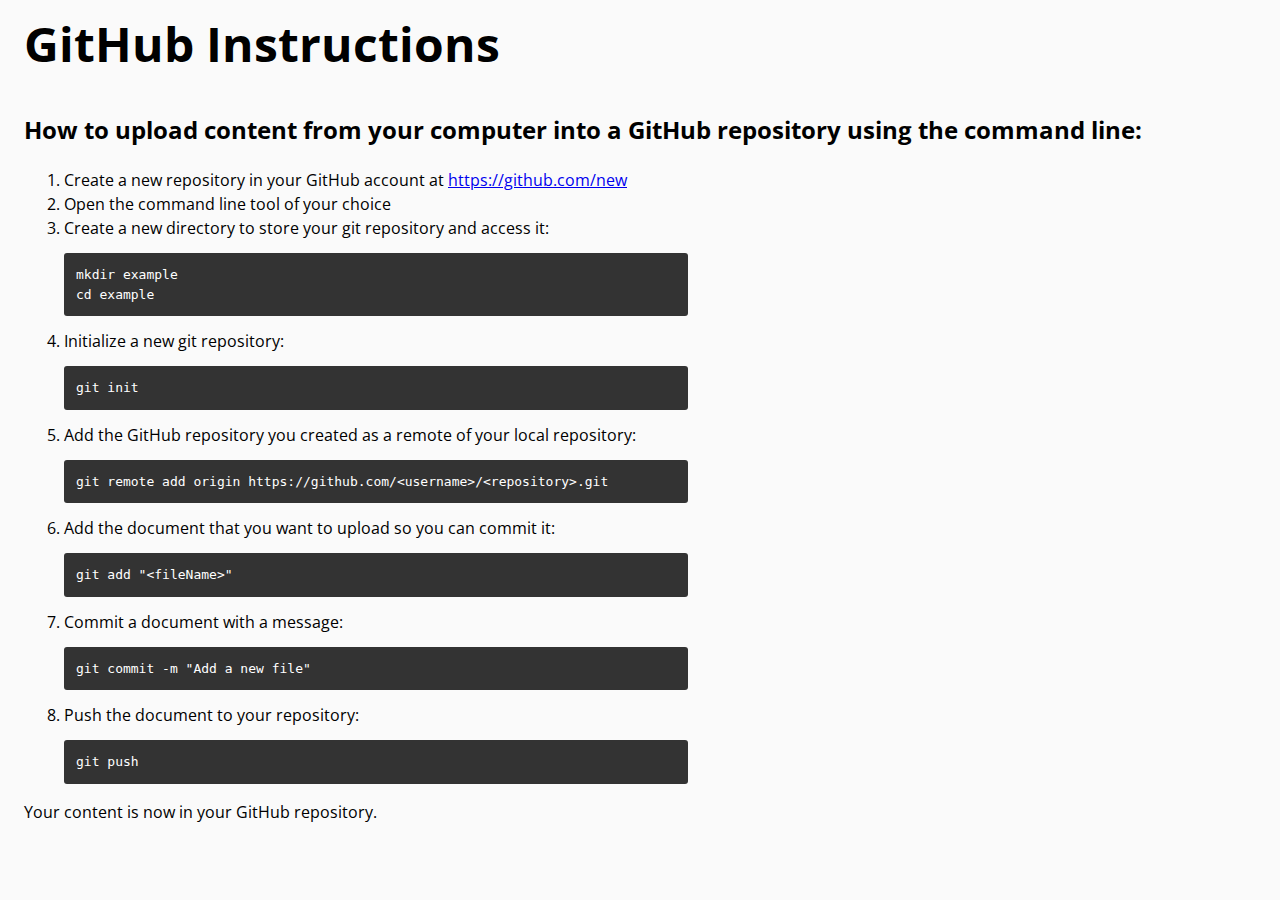
<file: index.html>
</!DOCTYPE html>
<html>
<title>GitHub Instructions</title>
<head>
	<title>Instructions to upload a document to GitHub</title>
	<link href="assets/style.css" rel="stylesheet" type="text/css">
	<link href='https://fonts.googleapis.com/css?family=Open+Sans' rel='stylesheet' type='text/css'>

</head>
<body>
	<div class="container">
		<h1>GitHub Instructions</h1>
		<h2>How to upload content from your computer into a GitHub repository using the command line:</h2>
		<ol>
			<li>Create a new repository in your GitHub account at <a href="https://github.com/new">https://github.com/new</a></li>
			<li>Open the command line tool of your choice</li>
			<li>Create a new directory to store your git repository and access it: 
				<pre>
mkdir example 
cd example</pre></li>
			<li>Initialize a new git repository: <pre>git init</pre></li>
			<li>Add the GitHub repository you created as a remote of your local repository: <pre>git remote add origin https://github.com/&lt;username&gt;/&lt;repository&gt;.git</pre></li>
			<li>Add the document that you want to upload so you can commit it:<pre>git add "&lt;fileName&gt;"</pre></li>
			<li>Commit a document with a message:<pre>git commit -m "Add a new file"</pre></li>
			<li>Push the document to your repository:<pre>git push</pre></li>
		</ol>
		<p>Your content is now in your GitHub repository.</p>
	</div>

</body>
</html>
</file>
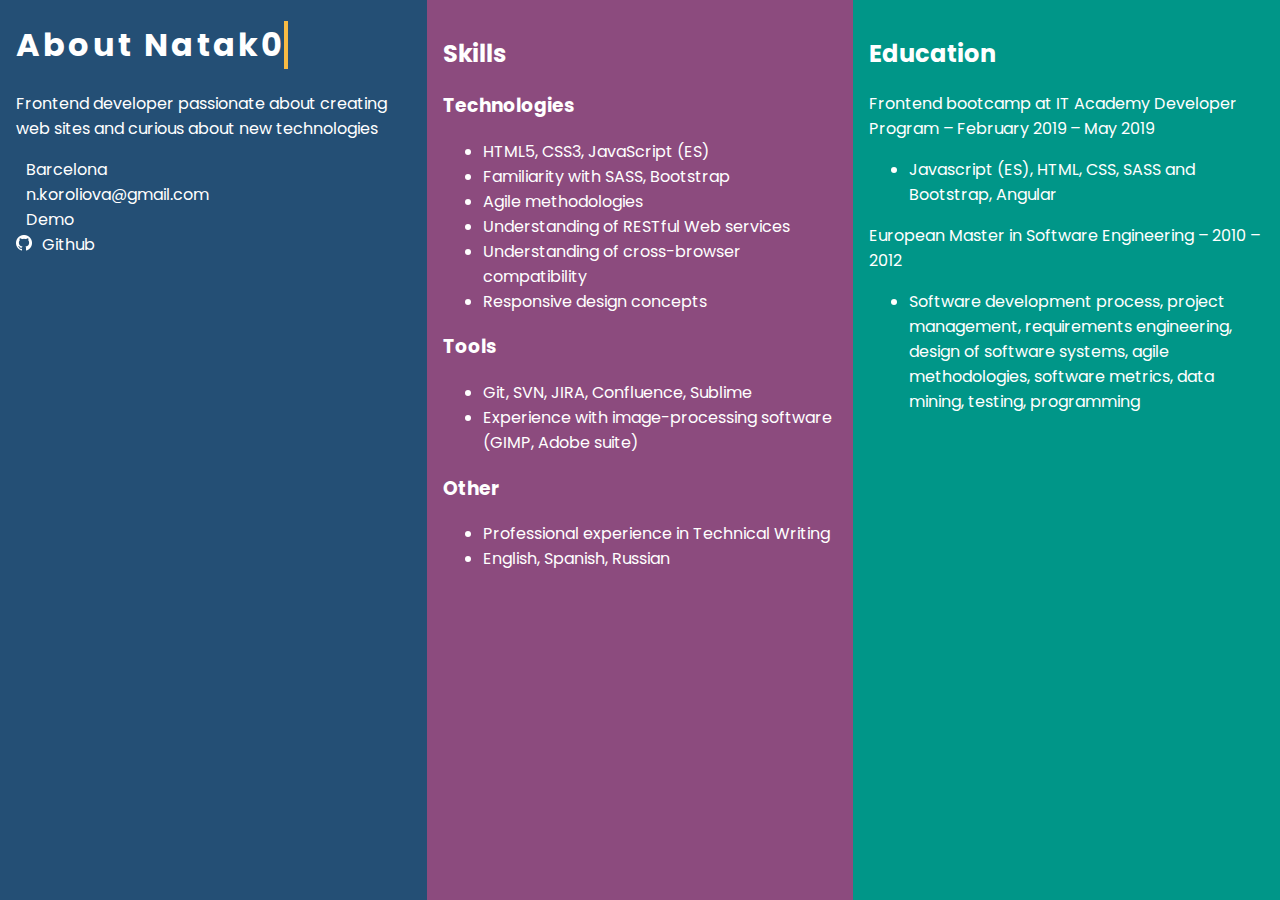
<file: about-cv/index.html>
<!DOCTYPE html>
<html>
<head>
<meta charset="utf-8">
	<title>You Are Welcome</title>
	<meta name="viewport" content="width=device-width, initial-scale=1", shrink-to-fit="no">
	<link rel="stylesheet" href="style.css">
	<link href="https://fonts.googleapis.com/css?family=Poppins|Rubik|Rubik+Mono+One" rel="stylesheet">
	<link rel="stylesheet" href="https://use.fontawesome.com/releases/v5.8.2/css/all.css" integrity="sha384-oS3vJWv+0UjzBfQzYUhtDYW+Pj2yciDJxpsK1OYPAYjqT085Qq/1cq5FLXAZQ7Ay" crossorigin="anonymous">
	<meta author="natak0">
	<meta name="keywords" content="css, colors, layout, frontend, resume, cv">
	<meta name="description" content="frontend resume">
	

</head>
<body>
<div class="stripe-container">
		<div class="stripe">
			<div class="typewriter">
				<h1>About Natak0</h1>			
			</div>
			<p>Frontend developer passionate about creating web sites and curious about new technologies</p>
			<div class="block-about">
				<a href="#" class="icon"><i class="fas fa-globe-europe"></i><span> Barcelona</span></a>
				<a href="mailto:n.koroliova@gmail.com" class="icon"><i class="far fa-envelope"></i> <span>n.koroliova@gmail.com</span></a>
				<a href="https://natak0.github.io/ghibli-movies/" class="icon"><i class="fas fa-plane"></i><span>Demo</span></a>
				<a href="https://github.com/natak0/natak0.github.io" class="icon tag" target="_blank"><span>Github</span></a>
			</div>	
		</div>
		<div class="stripe">
			<h2 class="greeting"></h2>
			<h3>Technologies</h3>
			<ul>
				<li>HTML5, CSS3, JavaScript (ES)</li>
				<li>Familiarity with SASS, Bootstrap</li>
				<li>Agile methodologies</li>
				<li>Understanding of RESTful Web services</li>
				<li>Understanding of cross-browser compatibility</li>
				<li>Responsive design concepts</li>
			</ul>
			<h3>Tools</h3>
			<ul>
				<li>Git, SVN, JIRA, Confluence, Sublime</li>
				<li>Experience with image-processing software (GIMP, Adobe suite)</li>
			</ul>
			<h3>Other</h3>
			<ul>
				<li>Professional experience in Technical Writing</li>
				<li>English, Spanish, Russian</li></ul>
		</div>
		<div class="stripe">
			<h2 class="greeting"></h1>
			<p>Frontend bootcamp at IT Academy Developer Program – February 2019 – May 2019</p>
			<ul>
				<li>Javascript (ES), HTML, CSS, SASS and Bootstrap, Angular
				</li>
			</ul>
			<p>European Master in Software Engineering – 2010 – 2012</p>
			<ul>
				<li>Software development process, project management, requirements engineering, design of software  systems, agile methodologies, software metrics, data mining, testing, programming
			    </li>
			</ul>
		</div>
</div>
</body>
</html>
</file>
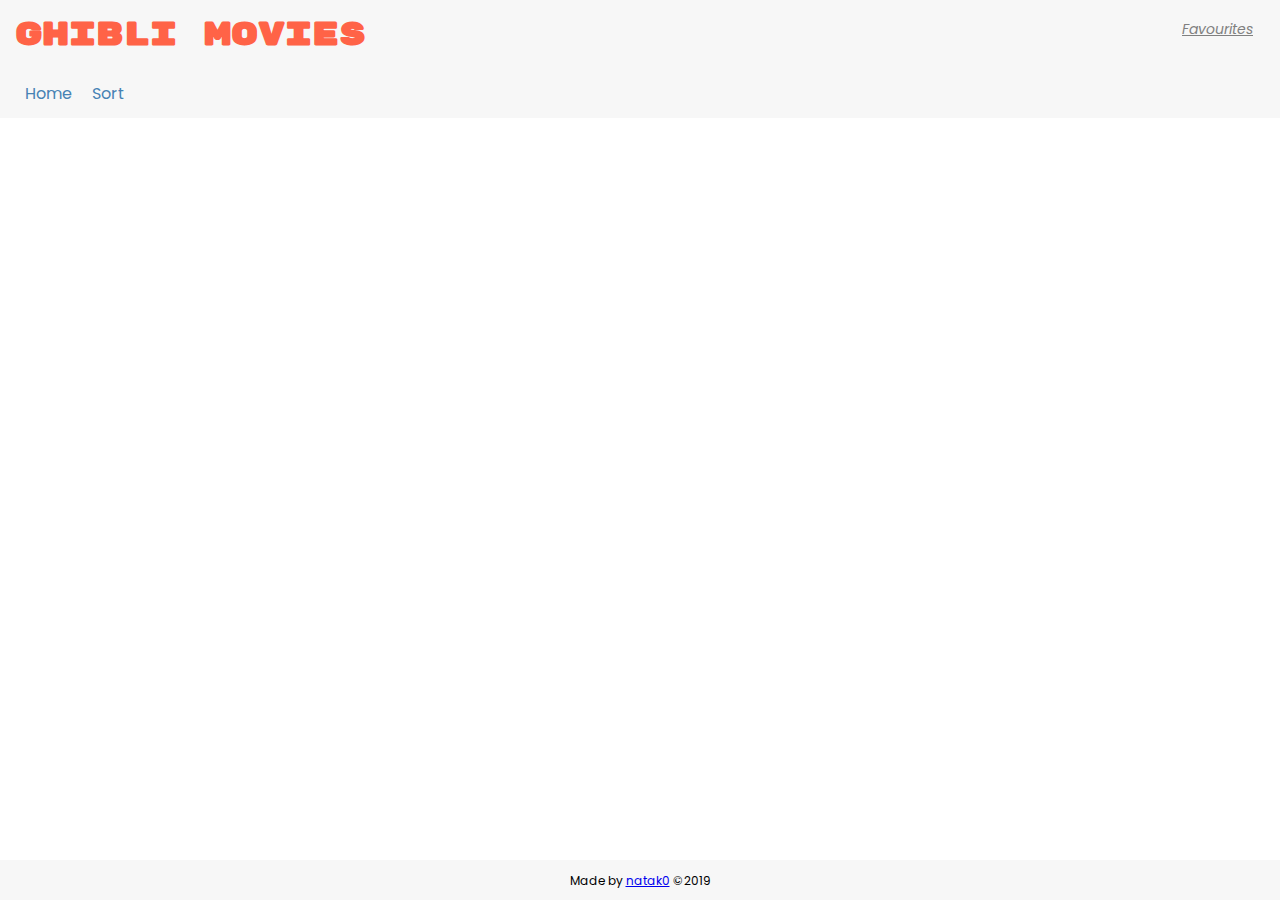
<file: ghibli-movies/index.html>
<!DOCTYPE html>
<head>
   <meta charset="UTF-8">
   <title>Ghibli Movies Knowledge Base</title>
   <meta name="viewport" content="width=device-width, initial-scale=1">
   <link href="styles/style.css" rel="stylesheet" type="text/css">
   <link href='https://fonts.googleapis.com/css?family=Open+Sans' rel='stylesheet' type='text/css'>
    <link href="https://fonts.googleapis.com/css?family=Poppins|Rubik|Rubik+Mono+One" rel="stylesheet"> 
    <link rel="stylesheet" href="https://use.fontawesome.com/releases/v5.7.2/css/all.css" integrity="sha384-fnmOCqbTlWIlj8LyTjo7mOUStjsKC4pOpQbqyi7RrhN7udi9RwhKkMHpvLbHG9Sr" crossorigin="anonymous">
	<link rel="icon" href="images/totoro_icon.ico">
    
</head>
<body>
    <div class="site-wrapper">
        <!--Header-->
        <header id="main-header" class="header-main">
            <nav id="main-nav">
                <a class="logo" href="">GHIBLI Movies</a>
                <ul>
                    <li><a href="" id="home">Home</a></li>
                    <!--Dropdown menu-->
                    <li class="dropdown"><a href="" class="drop-btn" id="drop-button">Sort</a>
                    <div class="dropdown-menu">
                        <a href="#random" id="drop-1">Random</a>
                        <a href="#title" id="drop-2">Title</a>
                        <a href="#director" id="drop-3">Director</a>
                        <a href="#latestdate" id="drop-4">Release Date</a>
                    </div>
                </ul>
            </nav>
            <nav id="account-nav">
                <a class="icon-btn menu-btn" id="menu-fav" href="#favourites"><i class="fas fa-film icon-2x"> Favourites</i></a>
            </nav>
        </header>
        <!--Content-->
        <main id="main-content" class="content-main">
            <aside class="sidebar">
            </aside>
            <div id="product-container">
                <section id="product-container-grid">
            	</section>
				<div class="details"></div>
            </div>
        </main>
        <!--Footer-->
        <footer id="nav-footer">
            <div id="license" class="footer-info">
                <p class="footer-info-text">Made by <a href="https://github.com/natak0">natak0</a> &copy;2019</p>
            </div>
        </footer>
    </div>
	<script type="text/javascript" src="scripts/script.js"></script>
</body>
</file>
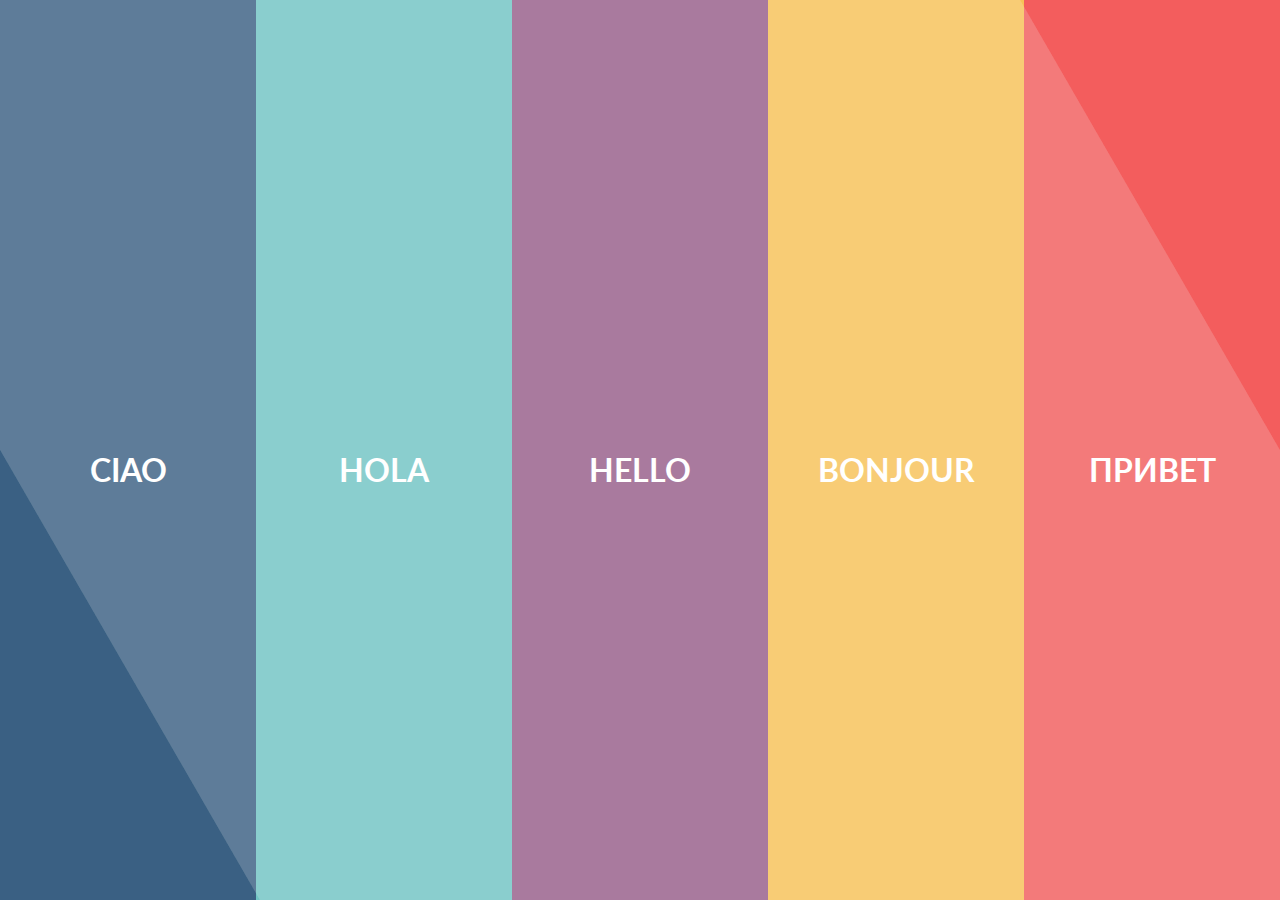
<file: sass/stripes/index.html>
<!DOCTYPE html>
<head>
<meta charset="utf-8">
	<title>𝕙𝕖𝕝𝕝𝕠 𝕤𝕥𝕣𝕚𝕡𝕖𝕤</title>
	<meta name="viewport" content="width=device-width, initial-scale=1", shrink-to-fit="no">
	<meta author="natak0">
	<meta name="keywords" content="sass, colors, layout, frontend">
	<meta name="description" content="Web animated layout made with SASS">
	<link rel="icon" href="favicon.ico">
	<link rel="stylesheet" href="stripes.css">
	
	<link href="https://fonts.googleapis.com/css?family=Lato" rel="stylesheet"> 
</head>
<body>
<div class="stripe-container">
		<div class="stripe">
			<H1 class="greeting"></H1>
		</div>
		<div class="stripe">
			<H1 class="greeting"></H1>
		</div>
		<div class="stripe">
			<H1 class="greeting"></H1>
		</div>
		<div class="stripe">
			<H1 class="greeting"></H1>
		</div>
		<div class="stripe">
			<H1 class="greeting"></H1>
		</div>
</div>

</body>
</file>
<file: assets/style.css>
html{
	font-size: 1em; 
	font-family: 'Open Sans', sans-serif;
	background-color: #fafafa;
	line-height: 1.5;
	margin-left: 1em;
}
h1 {
  font-size: 3em;
  /*text-align: center;*/
}
h2 {
  font-size: 1.5em;
}
#container{
	max-width: 20em;
	margin:0 auto;
	padding-right: 24px;
	padding-left: 24px;
	display: block;
}
pre{
	word-wrap: normal;
	overflow: auto;
	padding: 12px;
	background-color: #333;
	border-radius: 3px;
	color: white;
	width:600px;
	
}
</file>
<file: about-cv/style.css>
@keyframes typing {
  from {
    width: 0;
  }
  to {
    width: 100%;
  }
}
@keyframes blink-end {
  from, to {
    border-color: transparent;
  }
  50% {
    border-color: #F8BB44;
  }
}
@media (min-width: 901px) {
  @keyframes stripe1 {
    0% {
      -webkit-transform: translate3d(-100%, 0, 0);
      -ms-transform: translate3d(-100%, 0, 0);
      transform: translate3d(-100%, 0, 0);
    }
    100% {
      -webkit-transform: translate3d(0, 0, 0);
      -ms-transform: translate3d(0, 0, 0);
      transform: translate3d(0, 0, 0);
    }
  }
  @keyframes stripe2 {
    0% {
      -webkit-transform: translate3d(0, 100%, 0);
      -ms-transform: translate3d(0, 100%, 0);
      transform: translate3d(0, 100%, 0);
    }
    100% {
      -webkit-transform: translate3d(0, 0, 0);
      -ms-transform: translate3d(0, 0, 0);
      transform: translate3d(0, 0, 0);
    }
  }
  @keyframes stripe3 {
    0% {
      -webkit-transform: translate3d(0, -100%, 0);
      -ms-transform: translate3d(0, -100%, 0);
      transform: translate3d(0, -100%, 0);
    }
    100% {
      -webkit-transform: translate3d(0, 0, 0);
      -ms-transform: translate3d(0, 0, 0);
      transform: translate3d(0, 0, 0);
    }
  }
  .stripe:nth-child(3):before, .stripe:nth-child(2):before, .stripe:nth-child(1):before {
    content: "";
    position: absolute;
    top: 0;
    left: 0;
    width: 100%;
    height: 100%;
    background: white;
    opacity: 0.05;
    transform-origin: center center;
    -webkit-transform: skew(30deg);
    -ms-transform: skew(30deg);
    transform: skew(30deg);
    transition: all 0.6s cubic-bezier(0.23, 1, 0.32, 1);
    z-index: -1;
  }

  .stripe:nth-child(3):hover:before, .stripe:nth-child(3):active:before, .stripe:nth-child(2):hover:before, .stripe:nth-child(2):active:before, .stripe:nth-child(1):hover:before, .stripe:nth-child(1):active:before {
    -webkit-transform: skew(0deg);
    -ms-transform: skew(0deg);
    transform: skew(0deg);
    opacity: 0.1;
  }

  .stripe:nth-child(1) {
    animation: stripe1 1.5s forwards ease-in;
  }

  .stripe:nth-child(2) {
    animation: stripe2 1.5s forwards ease-in;
  }

  .stripe:nth-child(3) {
    animation: stripe3 1.5s forwards ease-in;
  }
}
.stripe-container .stripe {
  top: 0;
  width: 100%;
  margin: 0 auto;
  /*cursor: pointer;*/
  display: inline-block;
  overflow: hidden;
  padding: 1em;
}

body {
  font: 100% "Poppins", sans-serif;
  color: #FFF;
  margin: 0 auto;
}

.stripe-container {
  width: 100%;
  height: 100%;
  min-height: 100%;
  display: flex;
  justify-content: center;
  flex-direction: row;
  align-items: stretch;
  position: fixed;
}
.stripe:nth-child(1) {
  background-color: #244F75;
  flex: 1;
  padding-top: 0;
}

.stripe:nth-child(2) {
  background-color: #8C4B7E;
  flex: 1;
}
.stripe:nth-child(2) .greeting:before {
  content: "Skills";
}

.stripe:nth-child(3) {
  background-color: #009688;
  flex: 1;
}
.stripe:nth-child(3) .greeting:before {
  content: "Education";
}

.typewriter {
  width: max-content;
}

.typewriter h1 {
  overflow: hidden;
  border-right: 0.15em solid #F8BB44;
  animation: typing 3.5s steps(40, end), blink-end 0.9s step-end infinite;
}

h1 {
  letter-spacing: 0.1em;
  white-space: nowrap;
}

ul li::before {
  margin-left: 1em;
}

.block-about {
  margin: 0 auto;
}

.tag:before {
  content: "";
  background: url("img/GitHub-Mark-Light-64px.png");
  background-size: cover;
  position: absolute;
  width: 16px;
  height: 16px;
  margin-left: -16px;
  margin-top: 3px;
}

.icon {
  display: block;
  color: #FFF;
  text-decoration: none;
  padding-left: 16px;
}

.fas, .far {
  margin-left: -16px;
}

.icon span {
  padding-left: 10px;
}

@media (max-width: 900px) {
  .stripe-container {
    width: 95%;
    flex-direction: column;
    position: relative;
  }

  .stripe {
    padding-bottom: 1em;
  }
}

/*# sourceMappingURL=style.css.map */
</file>
<file: ghibli-movies/styles/style.css>
html{
	margin: 0 auto;
}
body{
	font-family: 'Poppins', sans-serif;
	margin: 0 auto;
	}
.site-wrapper {
  	display: flex; 	
  	flex-direction: column;
	position: relative;
	min-height: 100vh;
}
header#main-header{
	padding:15px;
	margin-bottom: 5px;
	display: flex;
	justify-content: space-between;
	background-color: #f7f7f7;
	color:steelblue;
	height: 5.5rem;
}
#main-nav{
	justify-content: flex-start;
}
#main-nav ul{
	display: flex;
	align-items: baseline;
	list-style-type: none;
	padding-left: 0px;
}
#main-nav ul li a{
	display:block;
	text-align: center;
	padding: 10px 10px;
	color: steelblue;
	text-decoration: none;
}
#main-nav ul li a:hover, .icon-btn:hover {
	background-color: #f1f1f1;
	border-radius: 4px;}

.logo{
    font: bold 2em 'Rubik Mono One', sans-serif;
    color: tomato;
    padding-left: 0;
	text-decoration: none;
}
/*dropdown menu for Filter menu*/
.dropdown-menu {
  	display: none;
  	position: absolute;
  	background-color: #f9f9f9;
  	min-width: 160px;
  	box-shadow: 0px 8px 16px 0px rgba(0,0,0,0.2);
  	z-index: 1;
  	font-size: 0.7em;
}

/*show the dropdown menu on hover */
.dropdown:hover .dropdown-menu {
  	display: block;
}
/*search*/
.search-wrapper{
	}
#search-form{
	display: inline-flex;
   	border-radius: 4px;
   	min-width: 300px;
   	background-color: #fff;
	border: 1px solid rgba(0,0,0,0.15);
	box-shadow: 0 2px 3px rgba(0,0,0,0.06);
	padding-left: 1em;
	padding-right: 0;
	font-size: 1.2em;
	margin-bottom: 1em;
}
#search-input{
	width: 100%;
	background: none;
    outline: none;
    border: none;
    padding: 0;
}
#search-btn{	
	border: 0;
    line-height: 2.5;
    padding: 0 20px;
    font-size: 1rem;
    text-align: center;
    color: #aaa;
    border-radius: 4px;
    border-left: 1px;
    border-bottom-left-radius: 0px;
    border-top-left-radius: 0px;
    margin-left: 1em;
    
}
#search-btn:hover{
	color:#6d6d6d;
	}
/*main content layout and sidebar*/
#main-content{
	display: flex;	
	flex-direction: row;
	padding-bottom: 3rem;
}
.sidebar{
	display: block;
	flex:1;	
}
/*product item container properties*/
#product-container{
	flex:7;
	margin: auto 20px auto 20px;
}
/*product item properties*/
.product-grid{
	display:inline-grid;
	padding: 5px;
	width:210px;
	margin-bottom: 10px;
	margin-top: 10px;
	text-align: center;	
	margin-left:7px;
	margin-right:7px;
	min-height: 315px;
	border: solid darkgray 1px;
	border-radius: 2px;
}
/*movie detail properties*/
.product-details{
	width:auto;
	display: grid;
	grid-gap: 1rem;
}
.product-details > *{
	display: block;
	grid-column: 2;
	text-align: left;
	padding: 0 10px 0px 10px;
}
.product-details > .product-link{
	grid-row: 1/8;
	grid-column: 1;
}
.icon-btn{
	display: inline-block;
	padding: 4px 12px;
	margin-bottom: 0px;
	font-size: 14px;
	line-height: 20px;
	text-align: center;
	vertical-align: middle;
	color: #808080;
	background-color: transparent;
	border-radius: 4px;
	border: none;
    overflow: hidden;
    outline:none;
}
.star-btn{
	display: none;
}
.fav-stars>.icon-btn, .product-grid{
	color:black;
}
.product-title, .product-date, .product-director{
	font-size: .8em;
	margin-bottom: 0;
}
.product-desc{
	font-size: .7em;
	display: none;
}
.product-poster{
	height: 200px;
	margin-left: auto;
    margin-right: auto;
}
.nav-btn{
	text-decoration: none;
	text-align: left;
	display: block;
	color: sienna;
	border: solid tomato 1px;
	width: 40px;
	padding: 4px 10px;
	border-radius: 2px;
	font-size: small;
	text-align: center;	
	margin-left: 10px;
}
.nav-btn:hover{
	background: tomato;
	color:#FFF;
}	
.nav-btn::before{
	content: "back";
}
/*Footer properties*/
#nav-footer{
	background-color: #f7f7f7;
	align-items: baseline;
	display: flex;
	bottom: 0;
	width: 100%;
	height:2.5rem;
	margin-bottom: auto;
    justify-content: center;
    position: absolute;
}
#license{
	margin: 0 auto;
}
p.footer-info-text{
	font-size: 12px;
	text-align: center;
}
/*favourites rating properties */
.rating > .star:before{
    content:"\2606";
    position: absolute;   
}
.rating > .star:hover:before,
.rating > .star:hover ~ .star:before,
.rating > .hover:before
{
    content:"\2605";
    color: #AAA;
    color:cadetblue;
    position: absolute;
}
.rating {
    /*change direction of icons*/
    unicode-bidi: bidi-override;
    direction: rtl;
    width: fit-content;
    width: -moz-fit-content;
    display: inline-block;
	margin: 0 auto;
	padding-left: 15px;   
}
.rating > .star, .rating > .hover {
	display: inline-block;
	position: relative;
	width: 1.1em;
	height: 1.1em;
	color:darkgrey;
}
/* details div properties */
.details {
	display: none;
}
.details .product-poster{
	height: auto;
}
.details .rating{
	margin-left:10px;
}

/* media queries */
@media only screen and (max-width: 900px) {
	header#main-header{
		flex-direction: column;
		height: auto;
	}
	.sidebar{
		display: none;
	}
	.product-grid {
        display: block;
		width: auto;
	}
	.product-poster{
		height: auto;
	}
	#product-container {
     	margin: auto;
    }
}
</file>
<file: sass/stripes/stripes.css>
@charset "UTF-8";
@keyframes stripe1 {
  0% {
    -webkit-transform: translate3d(-100%, 0, 0);
    -ms-transform: translate3d(-100%, 0, 0);
    transform: translate3d(-100%, 0, 0);
  }
  100% {
    -webkit-transform: translate3d(0, 0, 0);
    -ms-transform: translate3d(0, 0, 0);
    transform: translate3d(0, 0, 0);
  }
}
@keyframes stripe2 {
  0% {
    -webkit-transform: translate3d(0, 100%, 0);
    -ms-transform: translate3d(0, 100%, 0);
    transform: translate3d(0, 100%, 0);
  }
  100% {
    -webkit-transform: translate3d(0, 0, 0);
    -ms-transform: translate3d(0, 0, 0);
    transform: translate3d(0, 0, 0);
  }
}
@keyframes stripe3 {
  0% {
    -webkit-transform: translate3d(0, -100%, 0);
    -ms-transform: translate3d(0, -100%, 0);
    transform: translate3d(0, -100%, 0);
  }
  100% {
    -webkit-transform: translate3d(0, 0, 0);
    -ms-transform: translate3d(0, 0, 0);
    transform: translate3d(0, 0, 0);
  }
}
@keyframes stripe4 {
  0% {
    -webkit-transform: translate3d(0, 100%, 0);
    -ms-transform: translate3d(0, 100%, 0);
    transform: translate3d(0, 100%, 0);
  }
  100% {
    -webkit-transform: translate3d(0, 0, 0);
    -ms-transform: translate3d(0, 0, 0);
    transform: translate3d(0, 0, 0);
  }
}
@keyframes stripe5 {
  0% {
    -webkit-transform: translate3d(100%, 0, 0);
    -ms-transform: translate3d(100%, 0, 0);
    transform: translate3d(100%, 0, 0);
  }
  100% {
    -webkit-transform: translate3d(0, 0, 0);
    -ms-transform: translate3d(0, 0, 0);
    transform: translate3d(0, 0, 0);
  }
}
.stripe:nth-child(5):before, .stripe:nth-child(4):before, .stripe:nth-child(3):before, .stripe:nth-child(2):before, .stripe:nth-child(1):before {
  content: "";
  position: absolute;
  top: 0;
  left: 0;
  width: 100%;
  height: 100%;
  background: white;
  opacity: 0.05;
  transform-origin: center center;
  -webkit-transform: skew(30deg);
  -ms-transform: skew(30deg);
  transform: skew(30deg);
  transition: all 0.6s cubic-bezier(0.23, 1, 0.32, 1);
}

.stripe:nth-child(5):hover:before, .stripe:nth-child(5):active:before, .stripe:nth-child(4):hover:before, .stripe:nth-child(4):active:before, .stripe:nth-child(3):hover:before, .stripe:nth-child(3):active:before, .stripe:nth-child(2):hover:before, .stripe:nth-child(2):active:before, .stripe:nth-child(1):hover:before, .stripe:nth-child(1):active:before {
  -webkit-transform: skew(0deg);
  -ms-transform: skew(0deg);
  transform: skew(0deg);
  opacity: 0.1;
}

.stripe:nth-child(1) {
  animation: stripe1 1.5s forwards ease-in;
}

.stripe:nth-child(2) {
  animation: stripe2 1.5s forwards ease-in;
}

.stripe:nth-child(3) {
  animation: stripe3 1.5s forwards ease-in;
}

.stripe:nth-child(4) {
  animation: stripe4 1.5s forwards ease-in;
}

.stripe:nth-child(5) {
  animation: stripe5 1.5s forwards ease-in;
}

.stripe-container .stripe {
  top: 0;
  width: 20%;
  margin: 0 auto;
  cursor: pointer;
  display: inline-grid;
  overflow: hidden;
}

body {
  font: 100% "Lato", sans-serif;
  color: #FFF;
  margin: 0 auto;
}

.stripe-container {
  width: 100%;
  min-height: 100%;
  display: flex;
  flex-direction: row;
  align-items: stretch;
  position: fixed;
}
.stripe:nth-child(1) {
  background-color: #244F75;
}
.stripe:nth-child(1) .greeting:before {
  content: "CIAO";
}

.stripe:nth-child(2) {
  background-color: #60BFBF;
}
.stripe:nth-child(2) .greeting:before {
  content: "HOLA";
}

.stripe:nth-child(3) {
  background-color: #8C4B7E;
}
.stripe:nth-child(3) .greeting:before {
  content: "HELLO";
}

.stripe:nth-child(4) {
  background-color: #F8BB44;
}
.stripe:nth-child(4) .greeting:before {
  content: "BONJOUR";
}

.stripe:nth-child(5) {
  background-color: #F24B4B;
}
.stripe:nth-child(5) .greeting:before {
  content: "ПРИВЕТ";
}

.stripe-container .greeting {
  text-align: center;
  margin: 0;
  position: relative;
  top: 50%;
}

@media (max-width: 768px) {
  /*	.stripe-container{
  		width: 100%;
          flex-direction: column;
  		height: 100%;
  	}
  	.stripe{
  			height: 20%;
              width: 100%!important;
  	}*/
  .greeting {
    transform: rotateZ(90deg);
    transform-origin: top;
  }
}

/*# sourceMappingURL=stripes.css.map */
</file>
